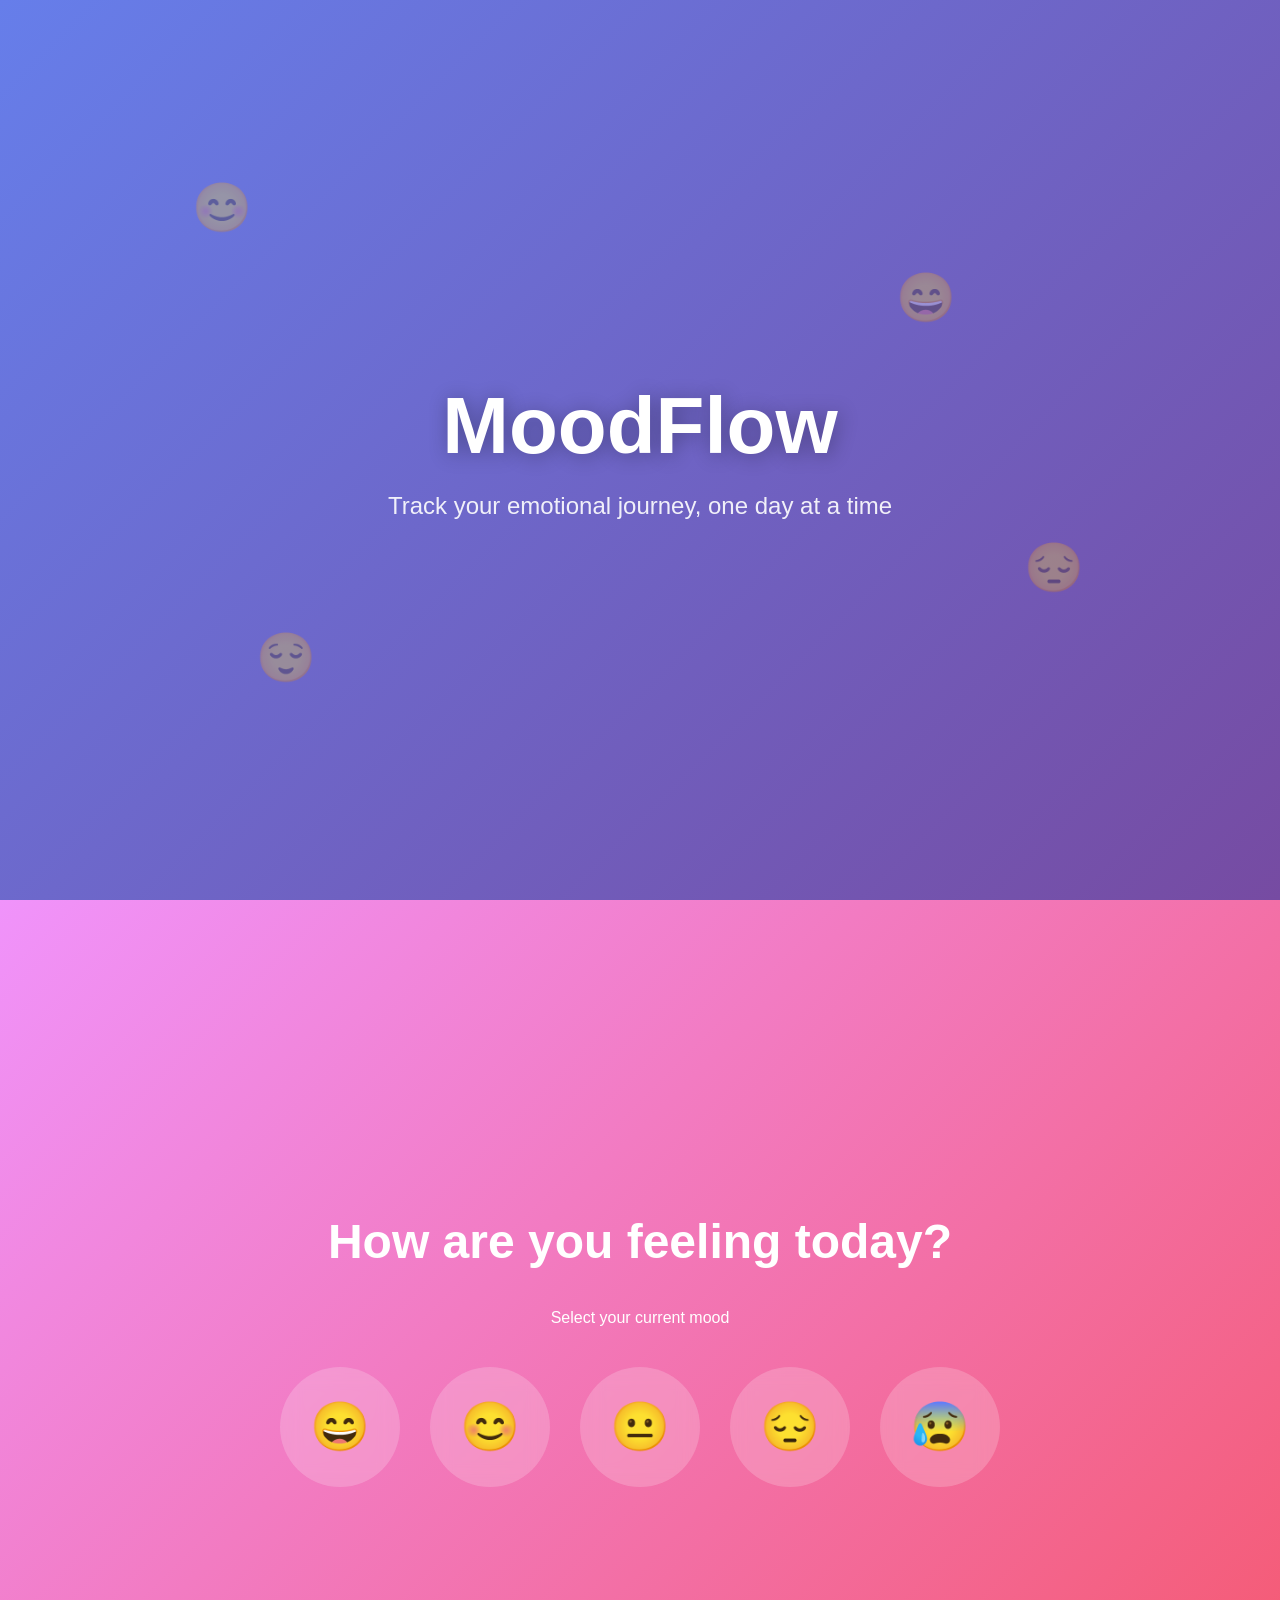
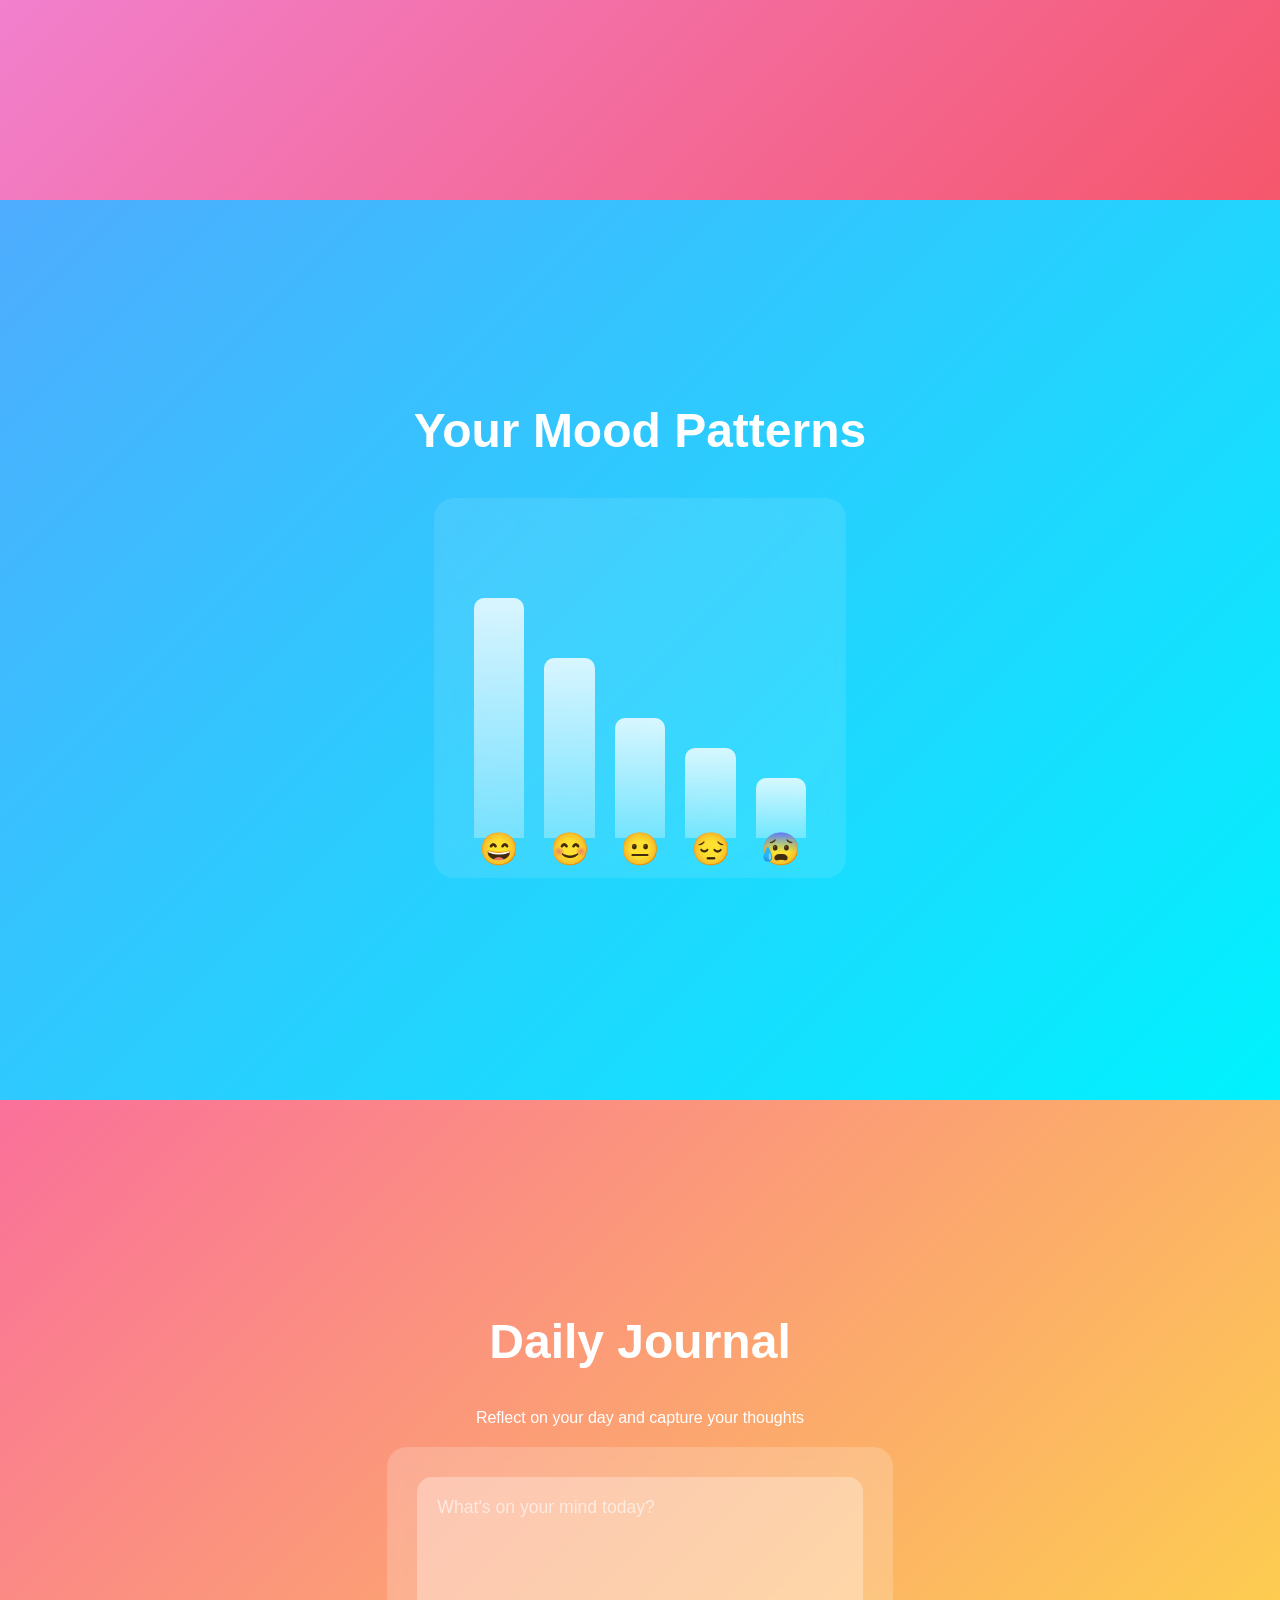
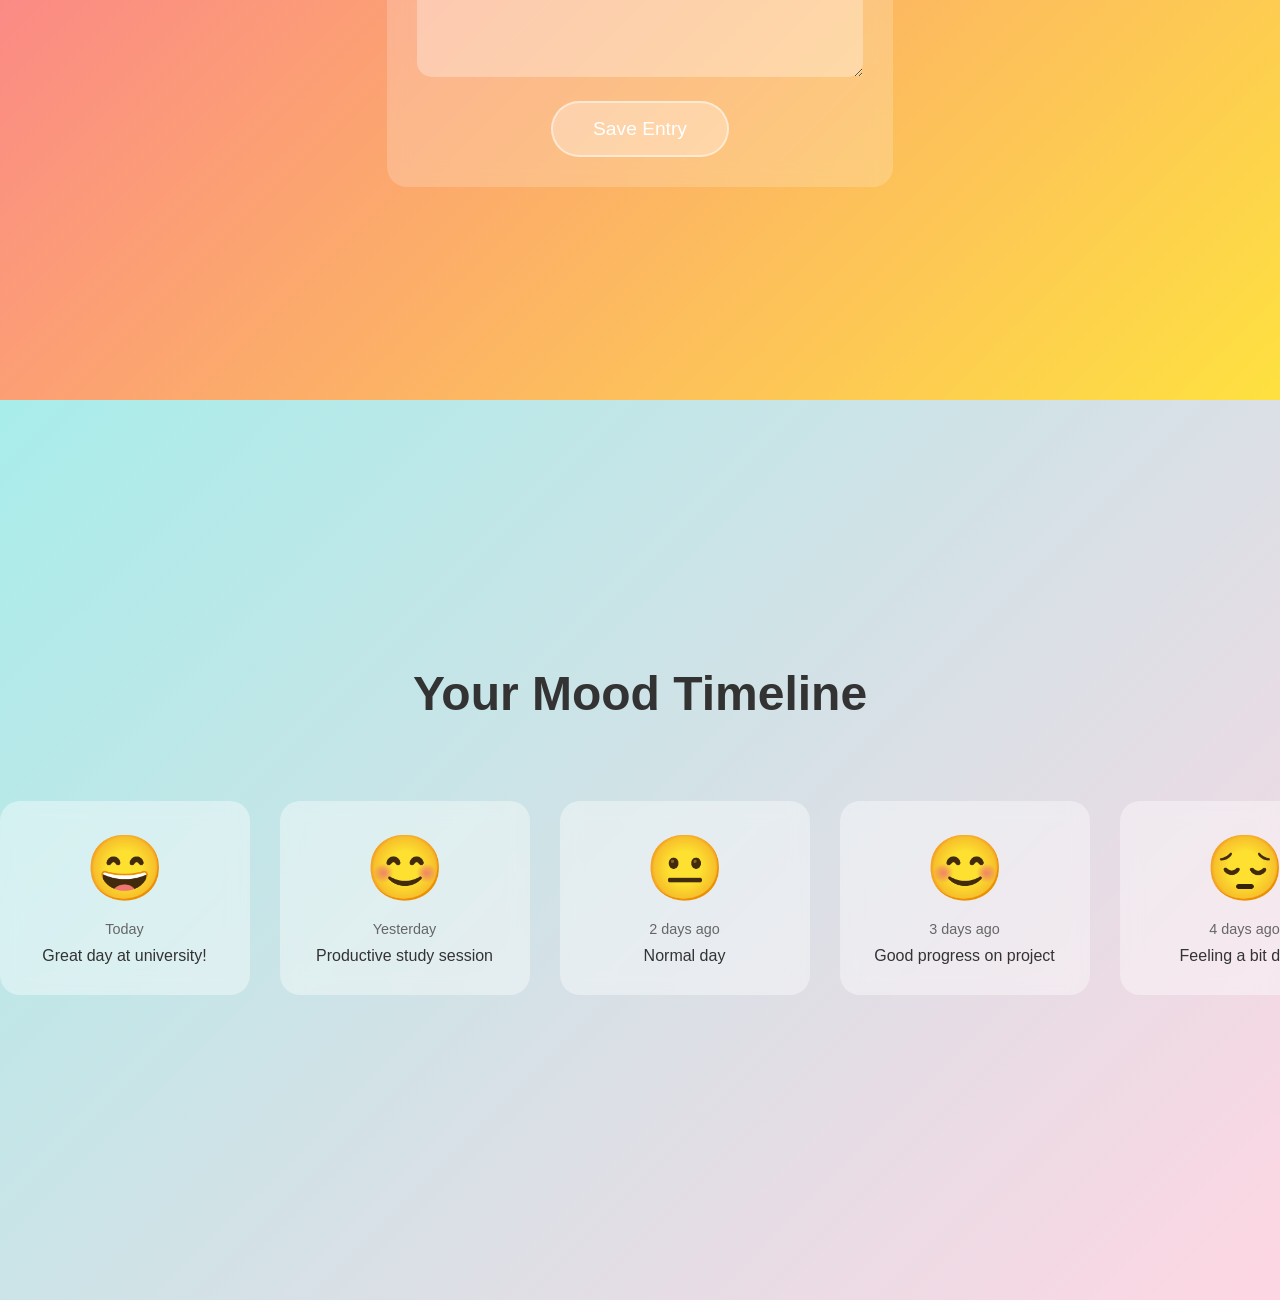
<file: web.html>
﻿<!DOCTYPE html>
<html lang="en">
<head>
    <meta charset="UTF-8">
    <meta name="viewport" content="width=device-width, initial-scale=1.0">
    <title>MoodFlow - Track Your Journey</title>
    <style>
        * {
            margin: 0;
            padding: 0;
            box-sizing: border-box;
        }

        body {
            font-family: 'Segoe UI', Tahoma, Geneva, Verdana, sans-serif;
            overflow-x: hidden;
            background: #0a0e27;
            color: #fff;
        }

        .parallax-section {
            position: relative;
            min-height: 100vh;
            display: flex;
            align-items: center;
            justify-content: center;
            overflow: hidden;
        }

        .parallax-bg {
            position: absolute;
            top: -50%;
            left: -50%;
            width: 200%;
            height: 200%;
            background-size: cover;
            background-position: center;
            transition: transform 0.3s ease-out;
        }

        /* Hero Section */
        .hero {
            background: linear-gradient(135deg, #667eea 0%, #764ba2 100%);
        }

        .hero-content {
            position: relative;
            z-index: 2;
            text-align: center;
            padding: 40px;
        }

        .hero h1 {
            font-size: 5rem;
            margin-bottom: 20px;
            animation: fadeInUp 1s ease;
            text-shadow: 2px 2px 20px rgba(0,0,0,0.3);
        }

        .hero p {
            font-size: 1.5rem;
            animation: fadeInUp 1.2s ease;
            opacity: 0.9;
        }

        .floating-emoji {
            position: absolute;
            font-size: 3rem;
            animation: float 6s ease-in-out infinite;
            opacity: 0.3;
        }

        .floating-emoji:nth-child(1) { top: 20%; left: 15%; animation-delay: 0s; }
        .floating-emoji:nth-child(2) { top: 60%; left: 80%; animation-delay: 1s; }
        .floating-emoji:nth-child(3) { top: 30%; left: 70%; animation-delay: 2s; }
        .floating-emoji:nth-child(4) { top: 70%; left: 20%; animation-delay: 1.5s; }

        @keyframes float {
            0%, 100% { transform: translateY(0px); }
            50% { transform: translateY(-30px); }
        }

        @keyframes fadeInUp {
            from {
                opacity: 0;
                transform: translateY(30px);
            }
            to {
                opacity: 1;
                transform: translateY(0);
            }
        }

        /* Mood Check-in Section */
        .mood-checkin {
            background: linear-gradient(135deg, #f093fb 0%, #f5576c 100%);
        }

        .checkin-content {
            position: relative;
            z-index: 2;
            text-align: center;
            padding: 40px;
            max-width: 900px;
        }

        .checkin-content h2 {
            font-size: 3rem;
            margin-bottom: 40px;
        }

        .mood-options {
            display: flex;
            justify-content: center;
            gap: 30px;
            flex-wrap: wrap;
            margin-top: 40px;
        }

        .mood-btn {
            width: 120px;
            height: 120px;
            border-radius: 50%;
            border: none;
            font-size: 3rem;
            cursor: pointer;
            transition: all 0.3s ease;
            background: rgba(255,255,255,0.2);
            backdrop-filter: blur(10px);
            display: flex;
            align-items: center;
            justify-content: center;
        }

        .mood-btn:hover {
            transform: scale(1.2) rotate(10deg);
            box-shadow: 0 10px 40px rgba(0,0,0,0.3);
        }

        /* Visualization Section */
        .visualization {
            background: linear-gradient(135deg, #4facfe 0%, #00f2fe 100%);
        }

        .viz-content {
            position: relative;
            z-index: 2;
            padding: 40px;
            max-width: 1200px;
            text-align: center;
        }

        .viz-content h2 {
            font-size: 3rem;
            margin-bottom: 40px;
        }

        .chart-container {
            background: rgba(255,255,255,0.1);
            backdrop-filter: blur(10px);
            border-radius: 20px;
            padding: 40px;
            margin: 20px;
        }

        .mood-bars {
            display: flex;
            justify-content: space-around;
            align-items: flex-end;
            height: 300px;
            gap: 20px;
        }

        .bar {
            flex: 1;
            background: linear-gradient(to top, rgba(255,255,255,0.3), rgba(255,255,255,0.8));
            border-radius: 10px 10px 0 0;
            position: relative;
            transition: all 0.5s ease;
            min-height: 50px;
        }

        .bar:hover {
            background: linear-gradient(to top, rgba(255,255,255,0.5), rgba(255,255,255,1));
            transform: scale(1.05);
        }

        .bar-label {
            position: absolute;
            bottom: -30px;
            left: 50%;
            transform: translateX(-50%);
            font-size: 2rem;
        }

        /* Journal Section */
        .journal {
            background: linear-gradient(135deg, #fa709a 0%, #fee140 100%);
        }

        .journal-content {
            position: relative;
            z-index: 2;
            padding: 40px;
            max-width: 800px;
            text-align: center;
        }

        .journal-content h2 {
            font-size: 3rem;
            margin-bottom: 40px;
        }

        .journal-box {
            background: rgba(255,255,255,0.2);
            backdrop-filter: blur(10px);
            border-radius: 20px;
            padding: 30px;
            margin-top: 20px;
        }

        .journal-input {
            width: 100%;
            min-height: 200px;
            background: rgba(255,255,255,0.3);
            border: none;
            border-radius: 15px;
            padding: 20px;
            font-size: 1.1rem;
            color: #fff;
            font-family: inherit;
            resize: vertical;
        }

        .journal-input::placeholder {
            color: rgba(255,255,255,0.6);
        }

        .save-btn {
            margin-top: 20px;
            padding: 15px 40px;
            background: rgba(255,255,255,0.3);
            border: 2px solid rgba(255,255,255,0.5);
            border-radius: 50px;
            color: #fff;
            font-size: 1.2rem;
            cursor: pointer;
            transition: all 0.3s ease;
        }

        .save-btn:hover {
            background: rgba(255,255,255,0.5);
            transform: scale(1.05);
        }

        /* Timeline Section */
        .timeline {
            background: linear-gradient(135deg, #a8edea 0%, #fed6e3 100%);
            min-height: 100vh;
        }

        .timeline-content {
            position: relative;
            z-index: 2;
            padding: 40px;
            max-width: 1400px;
            text-align: center;
        }

        .timeline-content h2 {
            font-size: 3rem;
            margin-bottom: 40px;
            color: #333;
        }

        .timeline-scroll {
            display: flex;
            overflow-x: auto;
            gap: 30px;
            padding: 40px 20px;
            scroll-behavior: smooth;
        }

        .timeline-item {
            min-width: 250px;
            background: rgba(255,255,255,0.4);
            backdrop-filter: blur(10px);
            border-radius: 20px;
            padding: 30px;
            text-align: center;
            transition: all 0.3s ease;
        }

        .timeline-item:hover {
            transform: translateY(-10px);
            box-shadow: 0 15px 40px rgba(0,0,0,0.2);
        }

        .timeline-emoji {
            font-size: 4rem;
            margin-bottom: 15px;
        }

        .timeline-date {
            color: #666;
            font-size: 0.9rem;
            margin-bottom: 10px;
        }

        .timeline-note {
            color: #333;
            font-size: 1rem;
        }

        /* Scroll indicator */
        .scroll-indicator {
            position: fixed;
            top: 0;
            left: 0;
            height: 5px;
            background: linear-gradient(to right, #667eea, #764ba2, #f093fb, #4facfe);
            transition: width 0.1s ease;
            z-index: 1000;
        }

        @media (max-width: 768px) {
            .hero h1 { font-size: 3rem; }
            .hero p { font-size: 1.2rem; }
            .checkin-content h2, .viz-content h2, .journal-content h2, .timeline-content h2 {
                font-size: 2rem;
            }
            .mood-btn { width: 80px; height: 80px; font-size: 2rem; }
        }
    </style>
</head>
<body>
    <div class="scroll-indicator" id="scrollIndicator"></div>

    <!-- Hero Section -->
    <section class="parallax-section hero" id="hero">
        <div class="floating-emoji">😊</div>
        <div class="floating-emoji">😔</div>
        <div class="floating-emoji">😄</div>
        <div class="floating-emoji">😌</div>
        <div class="hero-content">
            <h1>MoodFlow</h1>
            <p>Track your emotional journey, one day at a time</p>
        </div>
    </section>

    <!-- Mood Check-in Section -->
    <section class="parallax-section mood-checkin">
        <div class="checkin-content">
            <h2>How are you feeling today?</h2>
            <p>Select your current mood</p>
            <div class="mood-options">
                <button class="mood-btn" onclick="selectMood('amazing')">😄</button>
                <button class="mood-btn" onclick="selectMood('good')">😊</button>
                <button class="mood-btn" onclick="selectMood('okay')">😐</button>
                <button class="mood-btn" onclick="selectMood('sad')">😔</button>
                <button class="mood-btn" onclick="selectMood('anxious')">😰</button>
            </div>
        </div>
    </section>

    <!-- Visualization Section -->
    <section class="parallax-section visualization">
        <div class="viz-content">
            <h2>Your Mood Patterns</h2>
            <div class="chart-container">
                <div class="mood-bars">
                    <div class="bar" style="height: 80%;">
                        <span class="bar-label">😄</span>
                    </div>
                    <div class="bar" style="height: 60%;">
                        <span class="bar-label">😊</span>
                    </div>
                    <div class="bar" style="height: 40%;">
                        <span class="bar-label">😐</span>
                    </div>
                    <div class="bar" style="height: 30%;">
                        <span class="bar-label">😔</span>
                    </div>
                    <div class="bar" style="height: 20%;">
                        <span class="bar-label">😰</span>
                    </div>
                </div>
            </div>
        </div>
    </section>

    <!-- Journal Section -->
    <section class="parallax-section journal">
        <div class="journal-content">
            <h2>Daily Journal</h2>
            <p>Reflect on your day and capture your thoughts</p>
            <div class="journal-box">
                <textarea class="journal-input" placeholder="What's on your mind today?"></textarea>
                <button class="save-btn" onclick="saveJournal()">Save Entry</button>
            </div>
        </div>
    </section>

    <!-- Timeline Section -->
    <section class="parallax-section timeline">
        <div class="timeline-content">
            <h2>Your Mood Timeline</h2>
            <div class="timeline-scroll">
                <div class="timeline-item">
                    <div class="timeline-emoji">😄</div>
                    <div class="timeline-date">Today</div>
                    <div class="timeline-note">Great day at university!</div>
                </div>
                <div class="timeline-item">
                    <div class="timeline-emoji">😊</div>
                    <div class="timeline-date">Yesterday</div>
                    <div class="timeline-note">Productive study session</div>
                </div>
                <div class="timeline-item">
                    <div class="timeline-emoji">😐</div>
                    <div class="timeline-date">2 days ago</div>
                    <div class="timeline-note">Normal day</div>
                </div>
                <div class="timeline-item">
                    <div class="timeline-emoji">😊</div>
                    <div class="timeline-date">3 days ago</div>
                    <div class="timeline-note">Good progress on project</div>
                </div>
                <div class="timeline-item">
                    <div class="timeline-emoji">😔</div>
                    <div class="timeline-date">4 days ago</div>
                    <div class="timeline-note">Feeling a bit down</div>
                </div>
                <div class="timeline-item">
                    <div class="timeline-emoji">😄</div>
                    <div class="timeline-date">5 days ago</div>
                    <div class="timeline-note">Amazing weekend!</div>
                </div>
            </div>
        </div>
    </section>

    <script>
        // Parallax scroll effect
        window.addEventListener('scroll', () => {
            const scrolled = window.pageYOffset;
            const sections = document.querySelectorAll('.parallax-section');
            
            sections.forEach(section => {
                const speed = 0.5;
                const yPos = -(scrolled * speed);
                section.style.backgroundPosition = `center ${yPos}px`;
            });

            // Update scroll indicator
            const winScroll = document.body.scrollTop || document.documentElement.scrollTop;
            const height = document.documentElement.scrollHeight - document.documentElement.clientHeight;
            const scrolled_percent = (winScroll / height) * 100;
            document.getElementById('scrollIndicator').style.width = scrolled_percent + '%';
        });

        // Mood selection
        function selectMood(mood) {
            alert(`Mood "${mood}" selected! This will be sent to your Python backend.`);
            // TODO: Send to Python backend
            // fetch('/api/mood', {
            //     method: 'POST',
            //     headers: { 'Content-Type': 'application/json' },
            //     body: JSON.stringify({ mood: mood, timestamp: new Date() })
            // });
        }

        // Save journal entry
        function saveJournal() {
            const entry = document.querySelector('.journal-input').value;
            if (entry.trim()) {
                alert('Journal entry saved! This will be sent to your Python backend.');
                // TODO: Send to Python backend
                // fetch('/api/journal', {
                //     method: 'POST',
                //     headers: { 'Content-Type': 'application/json' },
                //     body: JSON.stringify({ entry: entry, timestamp: new Date() })
                // });
            }
        }

        // Animate elements on scroll
        const observerOptions = {
            threshold: 0.3,
            rootMargin: '0px 0px -100px 0px'
        };

        const observer = new IntersectionObserver((entries) => {
            entries.forEach(entry => {
                if (entry.isIntersecting) {
                    entry.target.style.opacity = '1';
                    entry.target.style.transform = 'translateY(0)';
                }
            });
        }, observerOptions);

        document.querySelectorAll('.parallax-section').forEach(section => {
            observer.observe(section);
        });
    </script>
</body>
</html>
</file>
